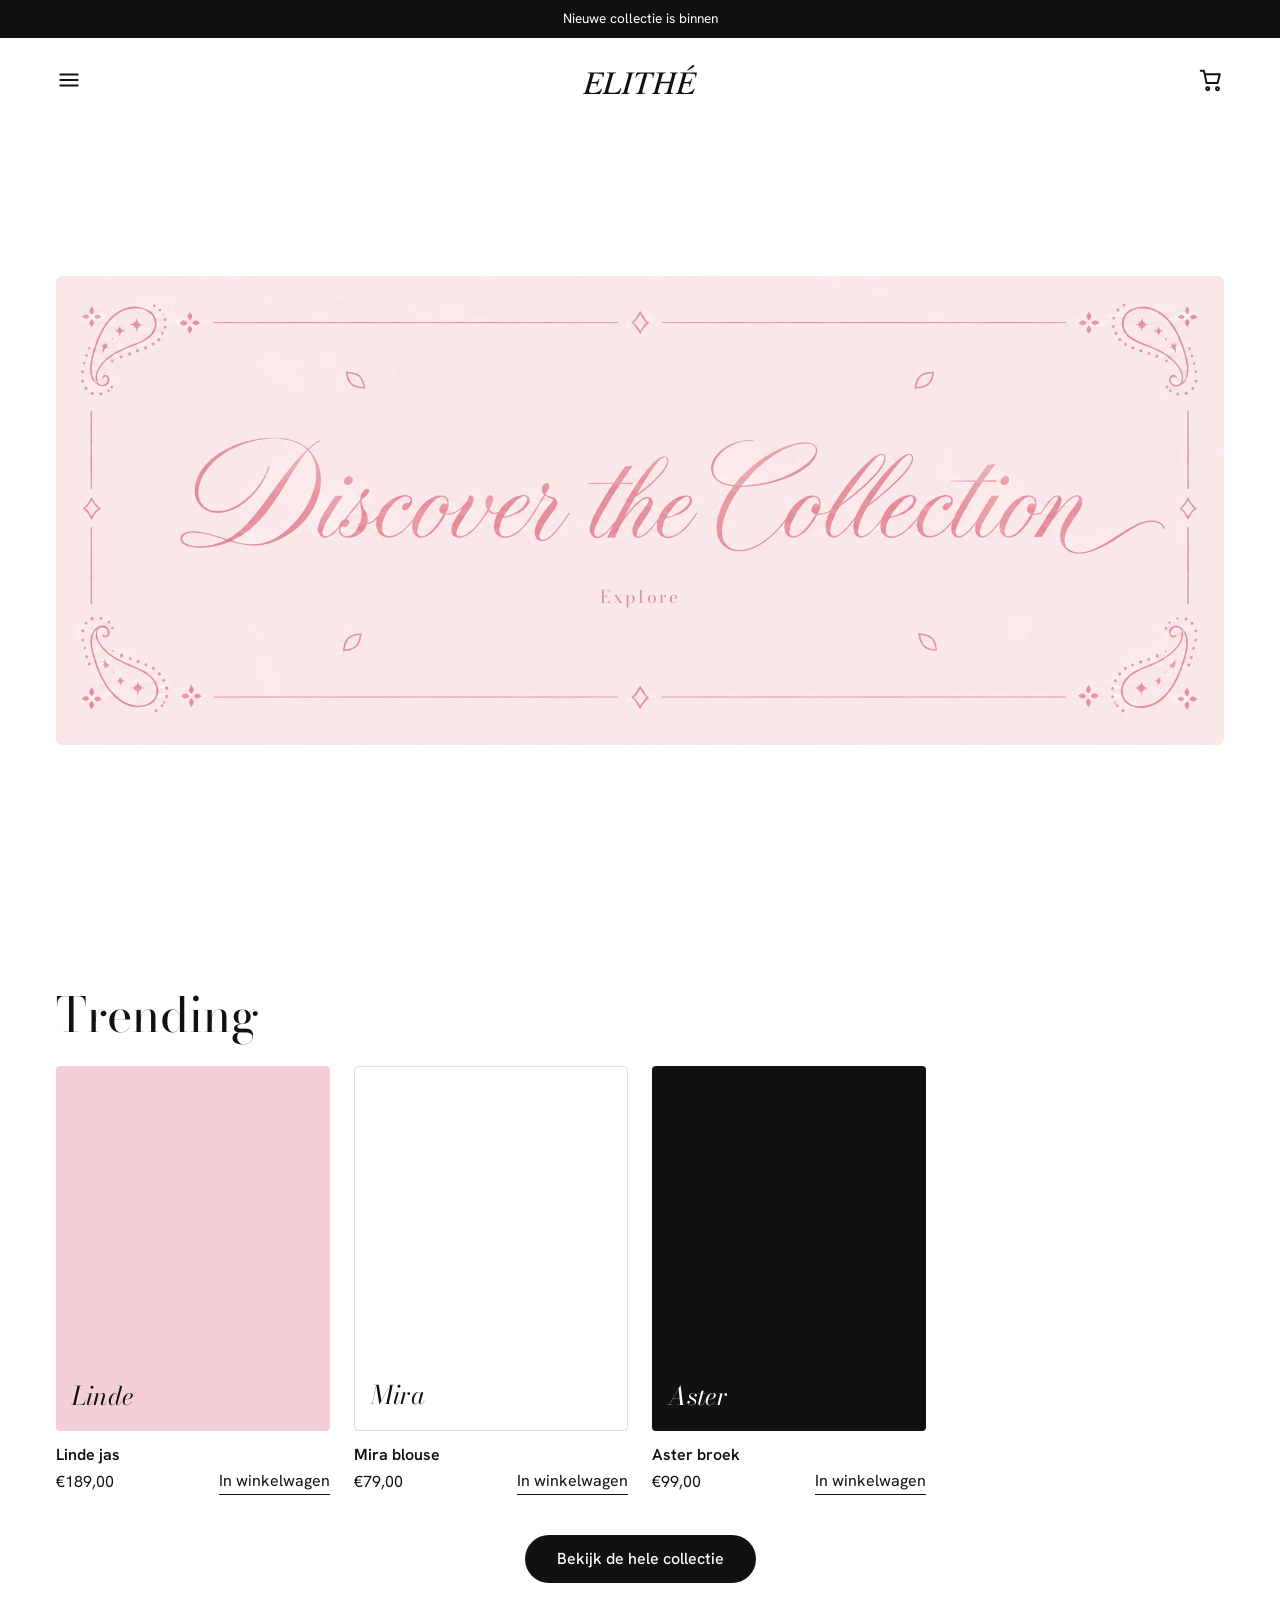
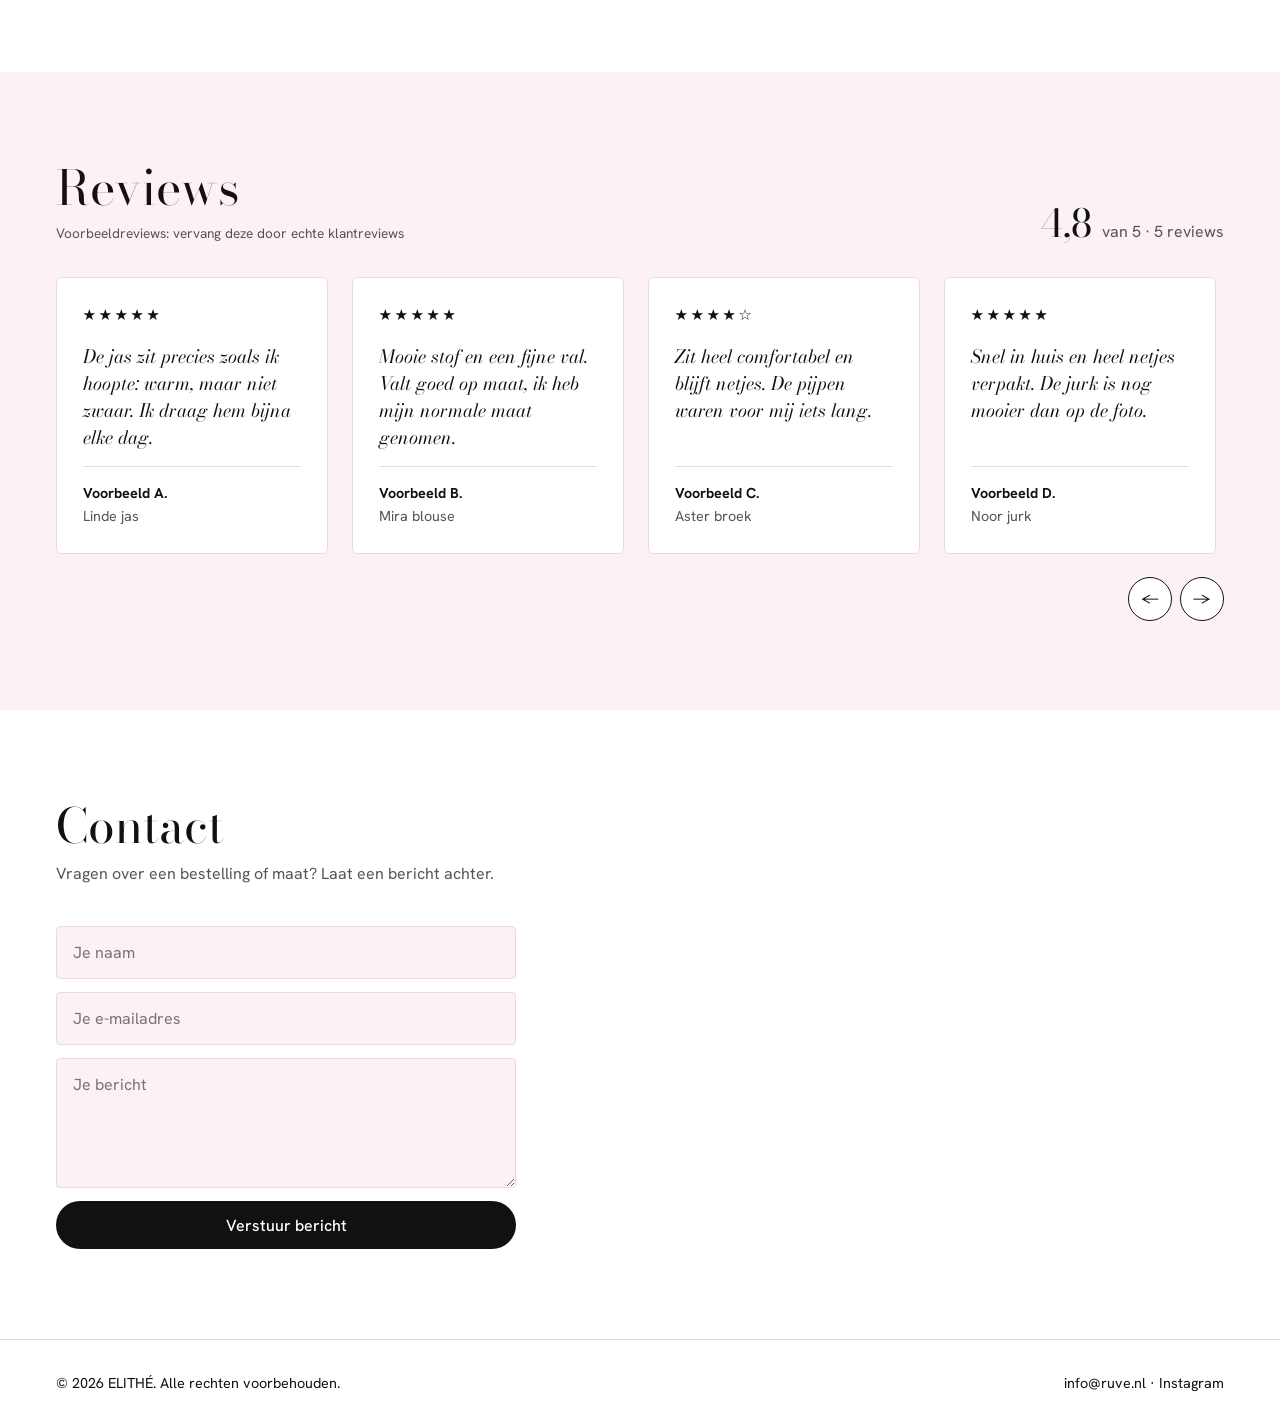
<file: index.html>
<!DOCTYPE html>
<html lang="nl">
<head>
<meta charset="utf-8">
<meta name="format-detection" content="telephone=no, email=no, address=no">
<meta name="viewport" content="width=device-width, initial-scale=1">
<title>ELITHÉ | Kleding</title>
<meta name="description" content="ELITHÉ: tijdloze kleding met een rustige uitstraling.">
<link rel="preconnect" href="https://fonts.googleapis.com">
<link rel="preconnect" href="https://fonts.gstatic.com" crossorigin>
<link href="https://fonts.googleapis.com/css2?family=Bodoni+Moda:ital,wght@0,400;0,500;1,400&family=Hanken+Grotesk:wght@400;500;600&display=swap" rel="stylesheet">
<link rel="stylesheet" href="style.css">
<style>
/* Bannerafbeeldingen zitten in de pagina zelf, losse bestanden zijn niet nodig */
.banner{background-image:url([data-uri])}
@media(max-width:760px){.banner{background-image:url([data-uri])}}
</style>
</head>
<body>
<div class="bar">Nieuwe collectie is binnen</div>
<header>
  <button class="menubtn" id="menu" aria-label="Menu" aria-expanded="false" aria-controls="nav"><svg class="i-open" viewBox="0 0 24 24" width="26" height="26" fill="none" stroke="currentColor" stroke-width="1.8" stroke-linecap="round" stroke-linejoin="round" aria-hidden="true"><path d="M4 7h16M4 12h16M4 17h16"/></svg><svg class="i-close" viewBox="0 0 24 24" width="26" height="26" fill="none" stroke="currentColor" stroke-width="1.8" stroke-linecap="round" stroke-linejoin="round" aria-hidden="true"><path d="M6 6l12 12M18 6L6 18"/></svg></button>
  <a class="logo" href="#top"><img src="logo.svg" alt="ELITHÉ" width="3513" height="996"></a>
  <nav id="nav"><a href="#trending">Trending</a><a href="collectie.html">Collection</a><a href="#contact">Contact</a></nav>
  <button class="cartbtn" id="open" aria-label="Winkelwagen"><span class="cart-txt">Winkelwagen (<span id="count">0</span>)</span><svg class="cart-ico" viewBox="0 0 24 24" width="26" height="26" fill="none" stroke="currentColor" stroke-width="1.8" stroke-linecap="round" stroke-linejoin="round" aria-hidden="true"><circle cx="9" cy="20" r="1.4"/><circle cx="18" cy="20" r="1.4"/><path d="M2.5 3.5h3l2.4 11.2h10.2l2-8H6.3"/></svg><span class="badge" id="badge"></span></button>
</header>

<main id="top">
  <div class="stage">
    <div class="banner">
      <a href="collectie.html" aria-label="Explore the collection">Explore</a>
    </div>
  </div>

  <section id="trending">
    <h2>Trending</h2>
    <div class="grid" id="grid-trending"></div>
    <p class="more"><a class="btn" href="collectie.html">Bekijk de hele collectie</a></p>
  </section>

  <section id="reviews" class="reviews" aria-labelledby="reviews-title">
    <div class="rv-head">
      <div>
        <h2 id="reviews-title">Reviews</h2>
        <p class="rv-note">Voorbeeldreviews: vervang deze door echte klantreviews</p>
      </div>
      <p class="rv-score" id="rv-score"></p>
    </div>
    <div class="rv-track" id="rv-track" tabindex="0" aria-label="Reviews, scroll horizontaal"></div>
    <div class="rv-nav">
      <button type="button" id="rv-prev" aria-label="Vorige reviews">&larr;</button>
      <button type="button" id="rv-next" aria-label="Volgende reviews">&rarr;</button>
    </div>
  </section>

  <section id="contact">
    <h2>Contact</h2>
    <p class="sub">Vragen over een bestelling of maat? Laat een bericht achter.</p>
    <form action="mailto:info@ruve.nl" method="post" enctype="text/plain">
      <input name="naam" placeholder="Je naam" required aria-label="Je naam">
      <input name="email" type="email" placeholder="Je e-mailadres" required aria-label="Je e-mailadres">
      <textarea name="bericht" rows="4" placeholder="Je bericht" required aria-label="Je bericht"></textarea>
      <button class="btn" type="submit">Verstuur bericht</button>
    </form>
  </section>
</main>

<footer>
  <span>© 2026 ELITHÉ. Alle rechten voorbehouden.</span>
  <span><a href="mailto:info@ruve.nl">info@ruve.nl</a> · <a href="https://www.instagram.com/" rel="noopener">Instagram</a></span>
</footer>

<aside id="cart" aria-label="Winkelwagen">
  <header><strong>Winkelwagen</strong><button class="cartbtn" id="close">Sluiten</button></header>
  <ul id="lines"></ul>
  <div class="total"><span>Totaal</span><span id="sum">€0,00</span></div>
  <button class="btn" onclick="alert('Afrekenen volgt zodra je een betaalprovider koppelt.')">Afrekenen</button>
</aside>

<script src="app.js"></script>
<script>
/* Telefoon: banner precies midden tussen onderkant logo en onderkant van het zichtbare scherm */
(function(){
 var r=document.documentElement,w=0;
 function m(){
  var hd=document.querySelector("body > header"),lg=document.querySelector(".logo"),bar=document.querySelector(".bar");
  if(!hd||!lg||innerWidth>760)return;
  r.style.setProperty("--vhn",innerHeight);
  r.style.setProperty("--tpn",(bar?bar.offsetHeight:0)+hd.offsetHeight);
  r.style.setProperty("--lgn",Math.round(lg.getBoundingClientRect().bottom+scrollY));
  w=innerWidth;
 }
 m();
 addEventListener("resize",function(){if(innerWidth!==w)m()});
 addEventListener("orientationchange",function(){setTimeout(m,300)});
 if(document.fonts&&document.fonts.ready)document.fonts.ready.then(m);
})();
</script>
</body>
</html>
</file>
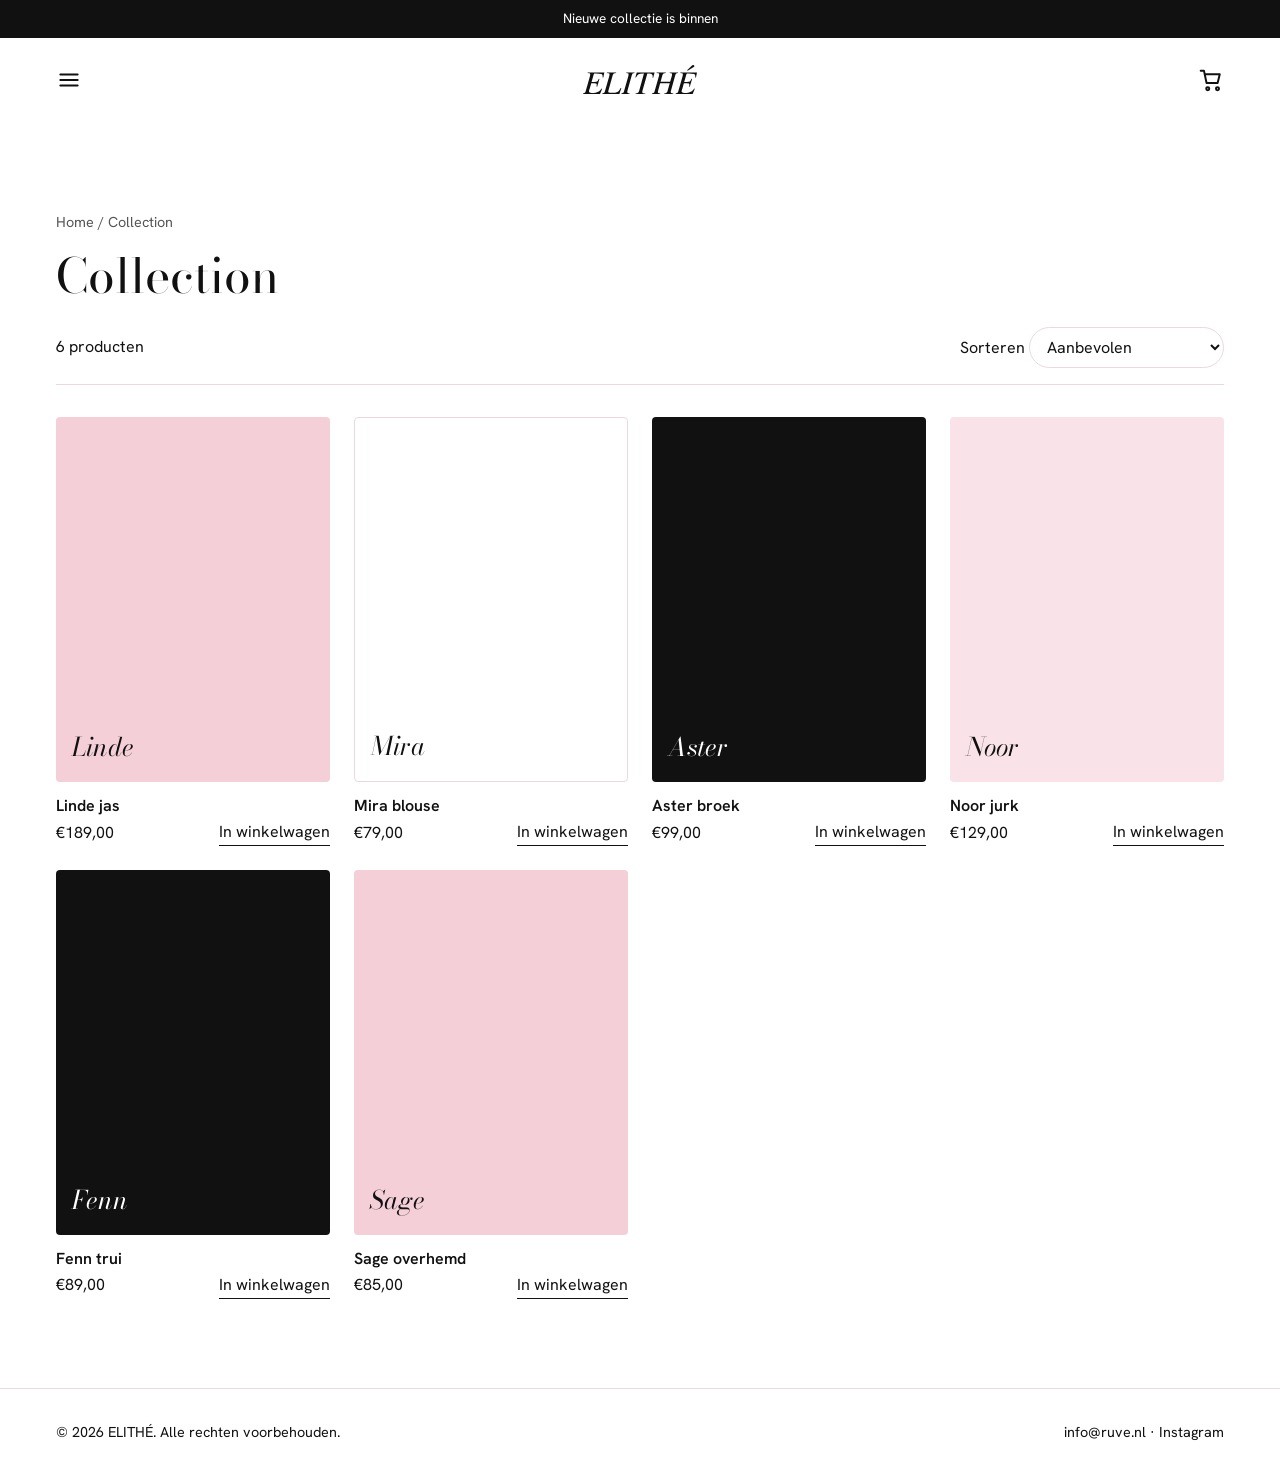
<file: collectie.html>
<!DOCTYPE html>
<html lang="nl">
<head>
<meta charset="utf-8">
<meta name="format-detection" content="telephone=no, email=no, address=no">
<meta name="viewport" content="width=device-width, initial-scale=1">
<title>Collection | ELITHÉ</title>
<meta name="description" content="Bekijk de hele collectie van ELITHÉ.">
<link rel="preconnect" href="https://fonts.googleapis.com">
<link rel="preconnect" href="https://fonts.gstatic.com" crossorigin>
<link href="https://fonts.googleapis.com/css2?family=Bodoni+Moda:ital,wght@0,400;0,500;1,400&family=Hanken+Grotesk:wght@400;500;600&display=swap" rel="stylesheet">
<link rel="stylesheet" href="style.css">
</head>
<body>
<div class="bar">Nieuwe collectie is binnen</div>
<header>
  <button class="menubtn" id="menu" aria-label="Menu" aria-expanded="false" aria-controls="nav"><svg class="i-open" viewBox="0 0 24 24" width="26" height="26" fill="none" stroke="currentColor" stroke-width="1.8" stroke-linecap="round" stroke-linejoin="round" aria-hidden="true"><path d="M4 7h16M4 12h16M4 17h16"/></svg><svg class="i-close" viewBox="0 0 24 24" width="26" height="26" fill="none" stroke="currentColor" stroke-width="1.8" stroke-linecap="round" stroke-linejoin="round" aria-hidden="true"><path d="M6 6l12 12M18 6L6 18"/></svg></button>
  <a class="logo" href="index.html"><img src="logo.svg" alt="ELITHÉ" width="3513" height="996"></a>
  <nav id="nav"><a href="index.html#trending">Trending</a><a href="collectie.html">Collection</a><a href="index.html#contact">Contact</a></nav>
  <button class="cartbtn" id="open" aria-label="Winkelwagen"><span class="cart-txt">Winkelwagen (<span id="count">0</span>)</span><svg class="cart-ico" viewBox="0 0 24 24" width="26" height="26" fill="none" stroke="currentColor" stroke-width="1.8" stroke-linecap="round" stroke-linejoin="round" aria-hidden="true"><circle cx="9" cy="20" r="1.4"/><circle cx="18" cy="20" r="1.4"/><path d="M2.5 3.5h3l2.4 11.2h10.2l2-8H6.3"/></svg><span class="badge" id="badge"></span></button>
</header>

<main>
  <section class="page-top">
    <p class="crumbs"><a href="index.html">Home</a> / Collection</p>
    <h1 class="h2">Collection</h1>
    <div class="toolbar">
      <span id="total-items"></span>
      <label>Sorteren <select id="sort">
        <option value="aanbevolen">Aanbevolen</option>
        <option value="laag">Prijs: laag naar hoog</option>
        <option value="hoog">Prijs: hoog naar laag</option>
        <option value="az">Naam: A tot Z</option>
        <option value="za">Naam: Z tot A</option>
      </select></label>
    </div>
  </section>
  <section style="padding-top:2rem">
    <div class="grid" id="grid-collection" style="margin-top:0"></div>
  </section>
</main>

<footer>
  <span>© 2026 ELITHÉ. Alle rechten voorbehouden.</span>
  <span><a href="mailto:info@ruve.nl">info@ruve.nl</a> · <a href="https://www.instagram.com/" rel="noopener">Instagram</a></span>
</footer>

<aside id="cart" aria-label="Winkelwagen">
  <header><strong>Winkelwagen</strong><button class="cartbtn" id="close">Sluiten</button></header>
  <ul id="lines"></ul>
  <div class="total"><span>Totaal</span><span id="sum">€0,00</span></div>
  <button class="btn" onclick="alert('Afrekenen volgt zodra je een betaalprovider koppelt.')">Afrekenen</button>
</aside>

<script src="app.js"></script>
</body>
</html>
</file>
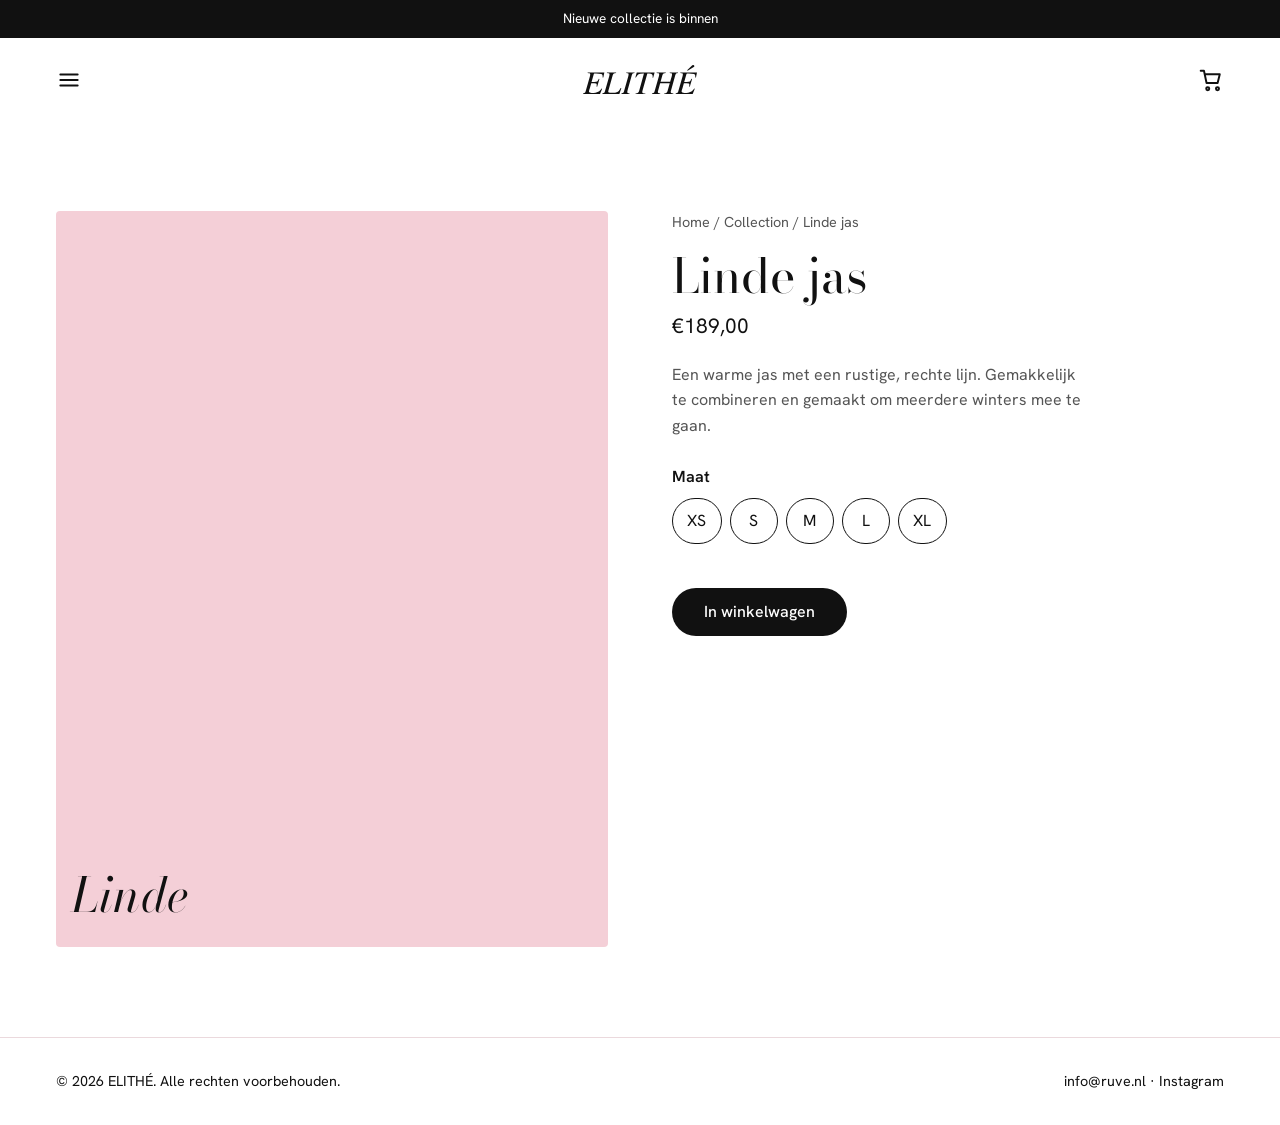
<file: product.html>
<!DOCTYPE html>
<html lang="nl">
<head>
<meta charset="utf-8">
<meta name="format-detection" content="telephone=no, email=no, address=no">
<meta name="viewport" content="width=device-width, initial-scale=1">
<title>Product | ELITHÉ</title>
<meta name="description" content="Bekijk de hele collectie van ELITHÉ.">
<link rel="preconnect" href="https://fonts.googleapis.com">
<link rel="preconnect" href="https://fonts.gstatic.com" crossorigin>
<link href="https://fonts.googleapis.com/css2?family=Bodoni+Moda:ital,wght@0,400;0,500;1,400&family=Hanken+Grotesk:wght@400;500;600&display=swap" rel="stylesheet">
<link rel="stylesheet" href="style.css">
</head>
<body>
<div class="bar">Nieuwe collectie is binnen</div>
<header>
  <button class="menubtn" id="menu" aria-label="Menu" aria-expanded="false" aria-controls="nav"><svg class="i-open" viewBox="0 0 24 24" width="26" height="26" fill="none" stroke="currentColor" stroke-width="1.8" stroke-linecap="round" stroke-linejoin="round" aria-hidden="true"><path d="M4 7h16M4 12h16M4 17h16"/></svg><svg class="i-close" viewBox="0 0 24 24" width="26" height="26" fill="none" stroke="currentColor" stroke-width="1.8" stroke-linecap="round" stroke-linejoin="round" aria-hidden="true"><path d="M6 6l12 12M18 6L6 18"/></svg></button>
  <a class="logo" href="index.html"><img src="logo.svg" alt="ELITHÉ" width="3513" height="996"></a>
  <nav id="nav"><a href="index.html#trending">Trending</a><a href="collectie.html">Collection</a><a href="index.html#contact">Contact</a></nav>
  <button class="cartbtn" id="open" aria-label="Winkelwagen"><span class="cart-txt">Winkelwagen (<span id="count">0</span>)</span><svg class="cart-ico" viewBox="0 0 24 24" width="26" height="26" fill="none" stroke="currentColor" stroke-width="1.8" stroke-linecap="round" stroke-linejoin="round" aria-hidden="true"><circle cx="9" cy="20" r="1.4"/><circle cx="18" cy="20" r="1.4"/><path d="M2.5 3.5h3l2.4 11.2h10.2l2-8H6.3"/></svg><span class="badge" id="badge"></span></button>
</header>

<main>
  <section>
    <div id="product"></div>
  </section>
</main>

<footer>
  <span>© 2026 ELITHÉ. Alle rechten voorbehouden.</span>
  <span><a href="mailto:info@ruve.nl">info@ruve.nl</a> · <a href="https://www.instagram.com/" rel="noopener">Instagram</a></span>
</footer>

<aside id="cart" aria-label="Winkelwagen">
  <header><strong>Winkelwagen</strong><button class="cartbtn" id="close">Sluiten</button></header>
  <ul id="lines"></ul>
  <div class="total"><span>Totaal</span><span id="sum">€0,00</span></div>
  <button class="btn" onclick="alert('Afrekenen volgt zodra je een betaalprovider koppelt.')">Afrekenen</button>
</aside>

<script src="app.js"></script>
</body>
</html>
</file>
<file: style.css>
:root{--bg:#FFFFFF;--ink:#111111;--wine:#111111;--moss:#F4CFD7;--line:#EBD9DD;--card:#FCF1F3;--tint:#F4CFD7;/* Liever licht blauw? Zet --moss, --line, --card en --tint op: #CFE3F4, #D9E6F1, #F0F6FB, #CFE3F4 */
--serif:"Bodoni Moda",Didot,"Times New Roman",serif;--sans:"Hanken Grotesk",system-ui,sans-serif}
*{box-sizing:border-box;margin:0}
html{scroll-behavior:smooth}
body{background:var(--bg);color:var(--ink);font:400 1rem/1.6 var(--sans)}
a{color:inherit;text-decoration:none}
button,select,input,textarea{color:inherit}
a[x-apple-data-detectors],a[href^="tel"],a[href^="mailto"]{color:inherit!important;text-decoration:none}
*{-webkit-tap-highlight-color:transparent}
:focus-visible{outline:2px solid #111;outline-offset:3px}
.stage{min-height:calc(100vh - var(--top,120px));min-height:calc(100svh - var(--top,120px));display:grid;place-items:center;padding:1.5rem 0}
.banner{width:min(87.5rem,calc(100% - 2*clamp(1rem,5vw,3.5rem)),calc((100vh - var(--top,120px) - 3rem)*2.4924));width:min(87.5rem,calc(100% - 2*clamp(1rem,5vw,3.5rem)),calc((100svh - var(--top,120px) - 3rem)*2.4924));margin:0;border-radius:6px;position:relative;container-type:inline-size;aspect-ratio:1979/794;background:#FBE9EB center/100% 100% no-repeat}
.banner a{position:absolute;left:50%;top:69%;transform:translate(-50%,-50%);white-space:nowrap;color:#DD8C9C;font:400 max(.6rem,1.5cqw) var(--serif);letter-spacing:.12em;padding-bottom:.2em;border-bottom:1px solid transparent}
.banner a:hover{border-color:currentColor}
.bar{background:#111;color:#fff;font-size:.85rem;text-align:center;padding:.5rem 1rem}
header{display:grid;grid-template-columns:1fr auto 1fr;align-items:center;padding:1.2rem clamp(1rem,5vw,3.5rem);position:sticky;top:0;background:var(--bg);z-index:5}
.logo{grid-column:2;grid-row:1;font:italic 400 2rem/1 var(--serif);letter-spacing:.02em}
nav{grid-column:1;grid-row:1;display:flex;gap:2rem;justify-self:start}
#open{grid-column:3;grid-row:1;justify-self:end}
nav a:hover{text-decoration:underline;text-underline-offset:6px}
.cartbtn{background:none;border:1px solid var(--ink);border-radius:999px;padding:.4rem 1rem;font:inherit;cursor:pointer}
.cartbtn:hover{background:var(--ink);color:var(--bg)}
.btn{display:inline-block;align-self:flex-start;background:var(--ink);color:var(--bg);padding:.85rem 2rem;border:0;border-radius:999px;font:500 1rem var(--sans);cursor:pointer}
.btn:hover{background:#333}
section{padding:clamp(3rem,7vw,6rem) clamp(1rem,5vw,3.5rem)}
h2,.h2{font:400 clamp(2rem,4vw,3rem)/1.1 var(--serif);margin-bottom:.5rem}
.sub{color:#555;margin-bottom:2.5rem}
.grid{margin-top:1.5rem;display:grid;grid-template-columns:repeat(auto-fill,minmax(14.375rem,1fr));gap:1.5rem}
.item{display:flex;flex-direction:column}
.pic{aspect-ratio:3/4;border-radius:4px;display:flex;align-items:flex-end;padding:1rem;font:italic 1.6rem var(--serif)}
.item h3{font:600 1rem var(--sans);margin-top:.8rem}
.row{display:flex;justify-content:space-between;align-items:center;margin-top:.2rem}
.row button{background:none;border:0;border-bottom:1px solid var(--ink);font:inherit;cursor:pointer;padding:0}
.row button:hover{opacity:.6}
form{display:grid;gap:.8rem;max-width:28.75rem}
input,textarea{font:inherit;padding:.8rem 1rem;border:1px solid var(--line);border-radius:4px;background:var(--card)}
footer{padding:2rem clamp(1rem,5vw,3.5rem);border-top:1px solid var(--line);display:flex;flex-wrap:wrap;justify-content:space-between;gap:1rem;font-size:.9rem}
aside{position:fixed;top:0;right:0;height:100%;width:min(23.75rem,100%);background:var(--card);padding:1.5rem;transform:translateX(100%);transition:transform .3s;z-index:10;display:flex;flex-direction:column;}
aside.open{transform:none}
aside header{display:flex;justify-content:space-between;align-items:center;position:static;padding:0 0 1rem;border:0}
#lines{flex:1;overflow:auto;list-style:none;padding:0}
#lines li{display:flex;justify-content:space-between;padding:.7rem 0;border-bottom:1px solid var(--line)}
#lines button{background:none;border:0;color:#111;cursor:pointer;margin-left:.6rem}
.total{display:flex;justify-content:space-between;font-weight:600;padding:1rem 0}
@media(prefers-reduced-motion:reduce){*{transition:none!important;scroll-behavior:auto!important}}
.crumbs{font-size:.9rem;color:#555;margin-bottom:1rem}
.crumbs a:hover{text-decoration:underline}
.toolbar{display:flex;justify-content:space-between;align-items:center;gap:1rem;margin-top:1.5rem;padding-bottom:1rem;border-bottom:1px solid var(--line)}
.toolbar select{font:inherit;padding:.5rem .8rem;border:1px solid var(--line);border-radius:999px;background:var(--bg)}
.more{margin-top:2.5rem;text-align:center}
.more .btn{align-self:auto}
.page-top{padding-bottom:0}
.item>a{display:block}
.item h3 a:hover{text-decoration:underline;text-underline-offset:4px}
#product{display:grid;grid-template-columns:1fr 1fr;gap:clamp(1.5rem,5vw,4rem);align-items:start}
.big .pic{width:100%;font-size:3rem}
.info .h2{margin-bottom:.4rem}
.price{font-size:1.3rem;margin-bottom:1.2rem}
.desc{max-width:46ch;color:#555;margin-bottom:1.6rem}
.label{font-weight:600;margin-bottom:.5rem}
.sizes{display:flex;gap:.5rem;flex-wrap:wrap;margin-bottom:.8rem}
.sizes button{min-width:3rem;padding:.6rem .9rem;border:1px solid var(--ink);border-radius:999px;background:var(--bg);font:inherit;cursor:pointer}
.sizes button:hover{background:var(--card)}
.sizes button.on{background:var(--ink);color:var(--bg)}
.warn{min-height:1.5rem;font-size:.9rem;margin-bottom:.4rem}
@media(max-width:760px){#product{grid-template-columns:1fr}}
aside.open{box-shadow:-8px 0 30px rgba(0,0,0,.12)}

.menubtn{display:none}
@media(max-width:760px){
 .bar{font-size:.8rem}
 header{padding:.8rem 1rem}
 .menubtn{display:inline-block;grid-column:1;grid-row:1;justify-self:start;background:none;border:0;font:500 1rem var(--sans);padding:.6rem .4rem .6rem 0;cursor:pointer;min-height:44px}
 .logo{font-size:1.8rem}
 #open{white-space:nowrap;font-size:.9rem;padding:.55rem .9rem;min-height:44px}
 nav{display:none;grid-column:auto;grid-row:auto;justify-self:stretch;position:absolute;top:100%;left:0;right:0;flex-direction:column;gap:0;background:var(--bg);padding:0 1rem 1rem;box-shadow:0 12px 20px rgba(0,0,0,.06)}
 header.open nav{display:flex}
 nav a{padding:.9rem 0;font-size:1.1rem;border-top:1px solid var(--line)}
 .stage{padding:1rem 0}
 .banner{width:min(calc(100% - 2rem),calc((100vh - var(--top,120px) - 2rem)*.7692),calc((100svh - var(--top,120px) - 2rem)*.7692));aspect-ratio:1000/1300;background-size:100% 100%;background-position:center}
 .banner a{top:59%;font-size:max(.75rem,3cqw);letter-spacing:.1em}
 section{padding:2.2rem 1rem}
 h2,.h2{font-size:2rem}
 .grid{grid-template-columns:repeat(2,1fr);gap:1.2rem .8rem}
 .pic{padding:.7rem;font-size:1.2rem}
 .row{flex-direction:column;align-items:flex-start;gap:.3rem}
 .row button{min-height:32px;text-align:left}
 .sizes button{min-height:44px}
 .btn{width:100%;text-align:center;min-height:48px}
 .more .btn{width:auto}
 #product{gap:1.2rem}
 .big .pic{aspect-ratio:4/5}
 .toolbar{flex-wrap:wrap}
 footer{flex-direction:column}
}

.cart-ico,.badge,.i-close{display:none}
.cartbtn{position:relative}
@media(max-width:760px){
 .menubtn{padding:.6rem;margin-left:-.6rem;color:#111}
 .i-open{display:block}
 header.open .i-open{display:none}
 header.open .i-close{display:block}
 #open{border:0;background:none;padding:.6rem;margin-right:-.6rem;color:#111;min-width:44px}
 #open:hover{background:none;color:#111}
 .cart-txt{display:none}
 .cart-ico{display:block}
 .badge{display:flex;position:absolute;top:2px;right:-2px;min-width:18px;height:18px;padding:0 4px;border-radius:9px;background:#111;color:#fff;font:600 .7rem/18px var(--sans);justify-content:center}
 .badge:empty{display:none}
}

/* Menu en winkelwagen als iconen op alle schermen */
.menubtn{display:inline-flex;align-items:center;grid-column:1;grid-row:1;justify-self:start;background:none;border:0;padding:.6rem;margin-left:-.6rem;min-height:44px;cursor:pointer;color:#111}
.i-open{display:block}
header.open .i-open{display:none}
header.open .i-close{display:block}
#open{border:0;background:none;padding:.6rem;margin-right:-.6rem;min-width:44px;min-height:44px;color:#111;white-space:nowrap}
#open:hover{background:none;color:#111}
.cart-txt{display:none}
.cart-ico{display:block}
.badge{display:flex;position:absolute;top:2px;right:-2px;min-width:18px;height:18px;padding:0 4px;border-radius:9px;background:#111;color:#fff;font:600 .7rem/18px var(--sans);justify-content:center}
.badge:empty{display:none}
nav{display:none;grid-column:auto;grid-row:auto;justify-self:stretch;position:absolute;top:100%;left:0;right:0;flex-direction:column;gap:0;background:var(--bg);padding:0 clamp(1rem,5vw,3.5rem) 1rem;box-shadow:0 12px 20px rgba(0,0,0,.06)}
header.open nav{display:flex}
nav a{padding:.9rem 0;font-size:1.1rem;border-top:1px solid var(--line)}

/* Grotere schermen: alles schaalt mee, zodat de verhoudingen gelijk blijven aan een MacBook Air (1440 breed) */
@media(min-width:1441px){html{font-size:calc(100vw/90)}}
.menubtn svg,.cart-ico{width:1.625rem;height:1.625rem}

/* Groter aanklikbaar vlak rond Explore */
.banner a{z-index:1;cursor:pointer}
.banner a::after{content:"";position:absolute;inset:-1.2em -2.4em}

/* Reviews */
.reviews{background:var(--card)}
.rv-head{display:flex;justify-content:space-between;align-items:flex-end;gap:1.5rem;flex-wrap:wrap}
.rv-note{font-size:.85rem;color:#555}
.rv-score{display:flex;align-items:baseline;gap:.6rem;color:#555}
.rv-big{font:400 2.4rem/1 var(--serif);color:var(--ink)}
.rv-track{margin-top:2rem;display:grid;grid-auto-flow:column;grid-auto-columns:minmax(17rem,calc((100% - 3rem)/3));gap:1.5rem;overflow-x:auto;scroll-snap-type:x mandatory;scrollbar-width:none;padding-bottom:.2rem}
.rv-track::-webkit-scrollbar{display:none}
.rv-card{scroll-snap-align:start;margin:0;background:var(--bg);border:1px solid var(--line);border-radius:6px;padding:1.6rem;display:flex;flex-direction:column;gap:1rem}
.rv-stars{letter-spacing:.15em;font-size:.95rem}
.rv-card blockquote{margin:0;font:italic 400 1.15rem/1.45 var(--serif);flex:1}
.rv-card figcaption{display:flex;flex-direction:column;font-size:.9rem;border-top:1px solid var(--line);padding-top:.9rem}
.rv-card figcaption span{color:#555}
.rv-nav{display:flex;justify-content:flex-end;gap:.5rem;margin-top:1.2rem}
.rv-nav button{width:44px;height:44px;border:1px solid var(--ink);border-radius:999px;background:var(--bg);font:inherit;cursor:pointer}
.rv-nav button:hover{background:var(--ink);color:var(--bg)}
@media(max-width:760px){
 .rv-track{grid-auto-columns:85%;gap:.8rem;margin-right:-1rem;padding-right:1rem}
 .rv-card{padding:1.2rem}
 .rv-big{font-size:2rem}
}

/* Logo als afbeelding: pas de hoogte aan om het logo groter of kleiner te maken */
.logo img{display:block;height:2.1rem;width:auto}
@media(max-width:760px){.logo img{height:1.7rem}}
</file>
